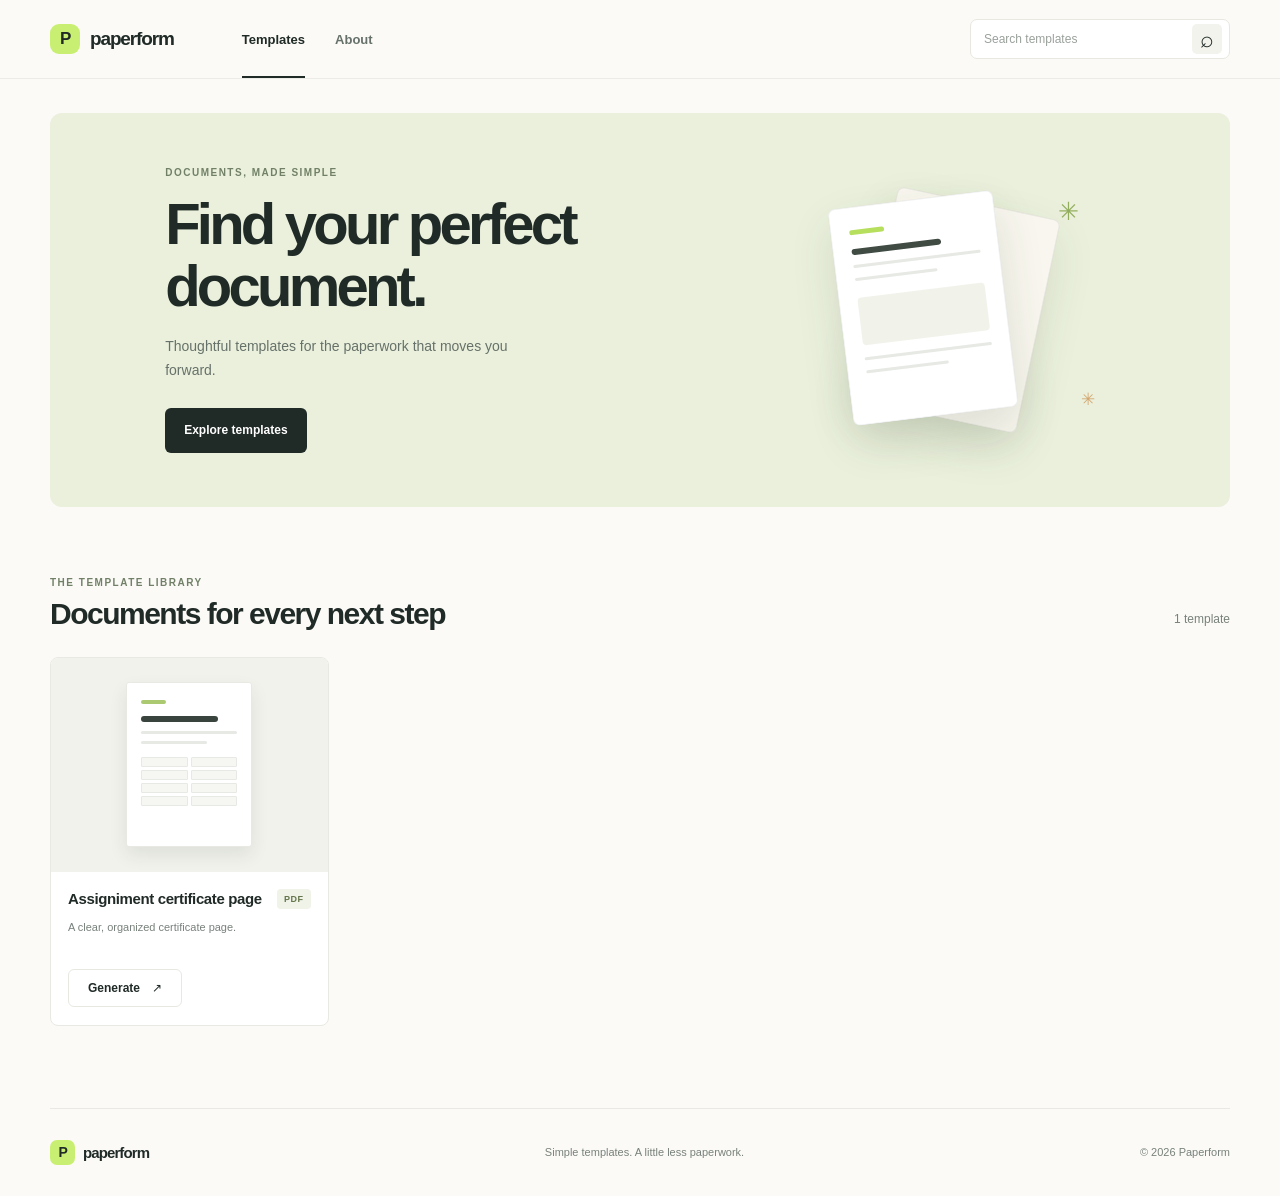
<file: frontend/index.html>
<!doctype html>
<html lang="en">
  <head>
    <meta charset="UTF-8" />
    <meta name="viewport" content="width=device-width, initial-scale=1.0" />
    <title>Paperform — Document templates</title>
    <link rel="stylesheet" href="style.css" />
  </head>
  <body>
    <header class="site-header">
      <div class="header-inner">
        <a class="brand" href="index.html" aria-label="Paperform homepage">
          <span class="brand-mark" aria-hidden="true">P</span>
          <span>paperform</span>
        </a>
        <nav class="main-nav" aria-label="Main navigation">
          <a class="nav-link active" href="index.html">Templates</a>
          <a class="nav-link" href="#about">About</a>
        </nav>
        <form
          class="search-form"
          role="search"
          action="index.html"
          method="get"
        >
          <label class="visually-hidden" for="template-search"
            >Search templates</label
          >
          <input
            id="template-search"
            name="q"
            type="search"
            placeholder="Search templates"
          />
          <button class="search-button" type="submit" aria-label="Search">
            <span aria-hidden="true">⌕</span>
          </button>
        </form>
      </div>
    </header>

    <main>
      <section class="hero">
        <div class="hero-content">
          <p class="eyebrow">DOCUMENTS, MADE SIMPLE</p>
          <h1>Find your perfect<br />document.</h1>
          <p class="hero-description">
            Thoughtful templates for the paperwork that moves you forward.
          </p>
          <a class="button button-dark" href="#templates">Explore templates</a>
        </div>
        <div class="hero-art" aria-hidden="true">
          <div class="hero-sheet hero-sheet-back"></div>
          <div class="hero-sheet hero-sheet-front">
            <span class="sheet-accent"></span>
            <span class="sheet-line sheet-line-title"></span>
            <span class="sheet-line"></span>
            <span class="sheet-line sheet-line-short"></span>
            <span class="sheet-block"></span>
            <span class="sheet-line"></span>
            <span class="sheet-line sheet-line-short"></span>
          </div>
          <span class="hero-spark hero-spark-one">✳</span>
          <span class="hero-spark hero-spark-two">✳</span>
        </div>
      </section>

      <section
        class="catalog section-wrap"
        id="templates"
        aria-labelledby="catalog-title"
      >
        <div class="section-heading">
          <div>
            <p class="eyebrow">THE TEMPLATE LIBRARY</p>
            <h2 id="catalog-title">Documents for every next step</h2>
          </div>
          <span class="template-count">1 template</span>
        </div>

        <div class="template-grid">
          <article class="template-card">
            <a
              class="preview-link"
              href="form.html"
              aria-label="Generate a Student Report Card"
            >
              <div class="document-preview" aria-hidden="true">
                <div class="doc-paper">
                  <span class="doc-kicker"></span>
                  <span class="doc-heading"></span>
                  <span class="doc-line"></span>
                  <span class="doc-line doc-line-medium"></span>
                  <span class="doc-table">
                    <span></span><span></span> <span></span><span></span>
                    <span></span><span></span> <span></span><span></span>
                  </span>
                </div>
              </div>
            </a>
            <div class="template-details">
              <div class="template-title-row">
                <h3>Assigniment certificate page</h3>
                <span class="format-tag">PDF</span>
              </div>
              <p>A clear, organized certificate page.</p>
              <a class="button button-card" href="form.html">
                Generate <span aria-hidden="true">↗</span>
              </a>
            </div>
          </article>
        </div>
      </section>
    </main>

    <footer class="site-footer" id="about">
      <a class="brand footer-brand" href="index.html">
        <span class="brand-mark" aria-hidden="true">P</span>
        <span>paperform</span>
      </a>
      <p>Simple templates. A little less paperwork.</p>
      <span class="footer-note">© 2026 Paperform</span>
    </footer>
  </body>
  <script defer src="script.js"></script>
</html>
</file>
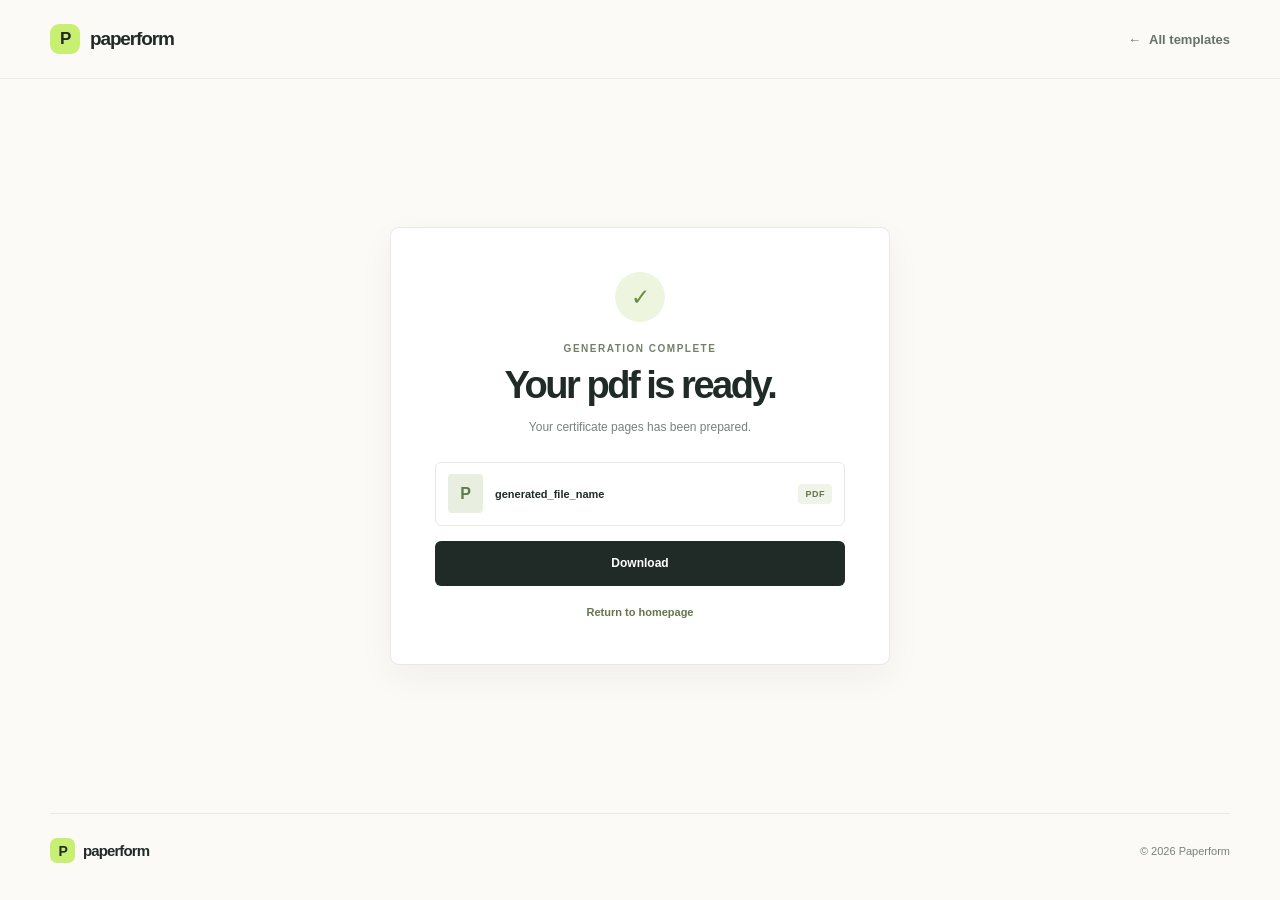
<file: frontend/download.html>
<!doctype html>
<html lang="en">
  <head>
    <meta charset="UTF-8" />
    <meta name="viewport" content="width=device-width, initial-scale=1.0" />
    <title>Document ready — Paperform</title>
    <link rel="stylesheet" href="style.css" />
  </head>
  <body>
    <header class="site-header">
      <div class="header-inner">
        <a class="brand" href="index.html" aria-label="Paperform homepage">
          <span class="brand-mark" aria-hidden="true">P</span>
          <span>paperform</span>
        </a>
        <a class="back-link" href="index.html"
          ><span aria-hidden="true">←</span> All templates</a
        >
      </div>
    </header>

    <main class="success-page">
      <section class="success-card" aria-labelledby="page-title">
        <div class="success-icon" aria-hidden="true">✓</div>
        <p class="eyebrow">GENERATION COMPLETE</p>
        <h1 id="page-title">Your pdf is ready.</h1>
        <p class="success-description">
          Your certificate pages has been prepared.
        </p>
        <div class="generated-file">
          <span class="file-icon" aria-hidden="true">P</span>
          <span class="generated-name">generated_file_name</span>
          <span class="format-tag">PDF</span>
        </div>
        <button class="button button-dark download-button" type="button">
          Download
        </button>
        <a class="home-link" href="index.html">Return to homepage</a>
      </section>
    </main>

    <footer class="site-footer compact-footer">
      <a class="brand footer-brand" href="index.html">
        <span class="brand-mark" aria-hidden="true">P</span>
        <span>paperform</span>
      </a>
      <span class="footer-note">© 2026 Paperform</span>
    </footer>
    <script defer src="script.js"></script>
  </body>
</html>
</file>
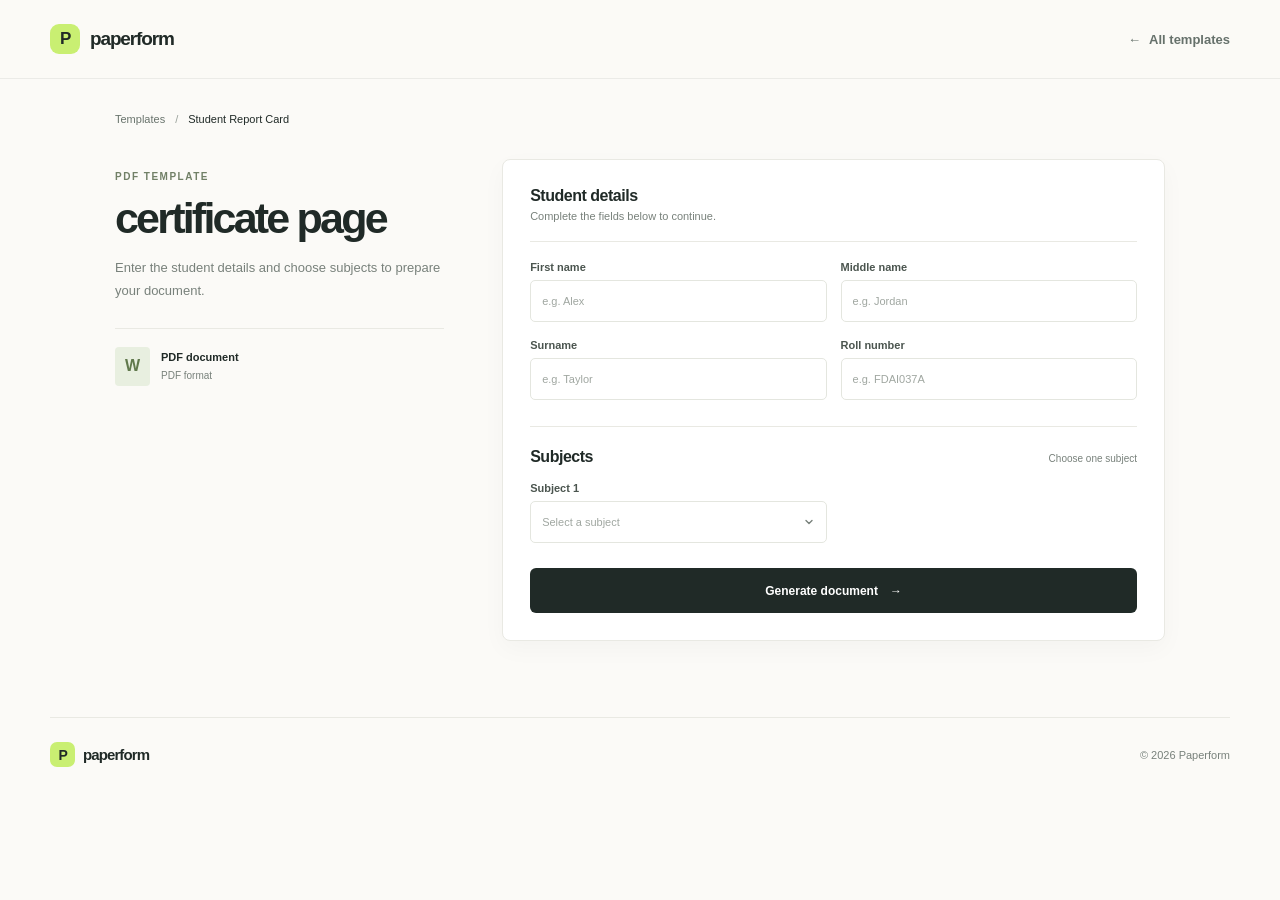
<file: frontend/form.html>
<!doctype html>
<html lang="en">
  <head>
    <meta charset="UTF-8" />
    <meta name="viewport" content="width=device-width, initial-scale=1.0" />
    <title>Student Report Card — Paperform</title>
    <link rel="stylesheet" href="style.css" />
  </head>
  <body>
    <header class="site-header">
      <div class="header-inner">
        <a class="brand" href="index.html" aria-label="Paperform homepage">
          <span class="brand-mark" aria-hidden="true">P</span>
          <span>paperform</span>
        </a>
        <a class="back-link" href="index.html"
          ><span aria-hidden="true">←</span> All templates</a
        >
      </div>
    </header>

    <main class="form-page">
      <nav class="breadcrumbs" aria-label="Breadcrumb">
        <a href="index.html">Templates</a>
        <span aria-hidden="true">/</span>
        <span aria-current="page">Student Report Card</span>
      </nav>

      <section class="form-layout">
        <div class="form-intro">
          <p class="eyebrow">PDF TEMPLATE</p>
          <h1>certificate page</h1>
          <p>
            Enter the student details and choose subjects to prepare your
            document.
          </p>
          <div class="form-file-note">
            <span class="file-icon" aria-hidden="true">W</span>
            <span><strong>PDF document</strong><br />PDF format</span>
          </div>
        </div>

        <form class="details-form" action="download.html" method="get">
          <div class="form-heading">
            <h2>Student details</h2>
            <p>Complete the fields below to continue.</p>
          </div>

          <div class="field-grid">
            <div class="field">
              <label for="first-name">First name</label>
              <input
                id="first-name"
                name="first_name"
                type="text"
                placeholder="e.g. Alex"
                autocomplete="given-name"
                required
              />
            </div>
            <div class="field">
              <label for="middle-name">Middle name</label>
              <input
                id="middle-name"
                name="middle_name"
                type="text"
                placeholder="e.g. Jordan"
                autocomplete="additional-name"
              />
            </div>
            <div class="field">
              <label for="surname">Surname</label>
              <input
                id="surname"
                name="surname"
                type="text"
                placeholder="e.g. Taylor"
                autocomplete="family-name"
                required
              />
            </div>
            <div class="field">
              <label for="roll-number">Roll number</label>
              <input
                id="roll-number"
                name="roll_number"
                type="text"
                placeholder="e.g. FDAI037A"
                required
              />
            </div>
          </div>

          <div class="subjects-heading">
            <h2>Subjects</h2>
            <span>Choose one subject</span>
          </div>

          <div class="field-grid subject-grid">
            <div class="field">
              <label for="subject-1">Subject 1</label>
              <select id="subject-1" name="subject_1" required>
                <option value="" selected disabled>Select a subject</option>
                <option>English</option>
                <option>Mathematics</option>
                <option>Science</option>
                <option>Social Studies</option>
                <option>Computer Science</option>
              </select>
            </div>
          </div>

          <button
            id="submit_btn"
            class="button button-dark submit-button"
            type="submit"
          >
            Generate document <span aria-hidden="true">→</span>
          </button>
        </form>
      </section>
    </main>

    <footer class="site-footer compact-footer">
      <a class="brand footer-brand" href="index.html">
        <span class="brand-mark" aria-hidden="true">P</span>
        <span>paperform</span>
      </a>
      <span class="footer-note">© 2026 Paperform</span>
    </footer>
    <script defer src="script.js"></script>
  </body>
</html>
</file>
<file: frontend/style.css>
:root {
  color-scheme: light;
  font-family: "DM Sans", Arial, sans-serif;
  color: #202a27;
  background: #fbfaf7;
  font-synthesis: none;
  text-rendering: optimizeLegibility;
  --ink: #202a27;
  --muted: #78817b;
  --line: #e9e9e3;
  --green: #c9ef72;
  --green-dark: #b7df5e;
  --surface: #fff;
  --soft: #f2f3ed;
}

* {
  box-sizing: border-box;
}

html {
  min-width: 320px;
  scroll-behavior: smooth;
}

body {
  min-width: 320px;
  min-height: 100vh;
  margin: 0;
}

a {
  color: inherit;
}

button,
input,
select {
  font: inherit;
}

.visually-hidden {
  position: absolute;
  width: 1px;
  height: 1px;
  overflow: hidden;
  clip: rect(0, 0, 0, 0);
  white-space: nowrap;
  clip-path: inset(50%);
}

.site-header {
  position: relative;
  z-index: 1;
  border-bottom: 1px solid rgb(32 42 39 / 7%);
  background: rgb(251 250 247 / 94%);
}

.header-inner {
  display: flex;
  width: min(100% - 64px, 1180px);
  min-height: 78px;
  align-items: center;
  margin: 0 auto;
}

.brand {
  display: inline-flex;
  flex: 0 0 auto;
  align-items: center;
  gap: 10px;
  color: var(--ink);
  font-family: Manrope, Arial, sans-serif;
  font-size: 19px;
  font-weight: 800;
  letter-spacing: -0.06em;
  text-decoration: none;
}

.brand-mark {
  display: grid;
  width: 30px;
  height: 30px;
  place-items: center;
  border-radius: 9px;
  background: var(--green);
  font-size: 17px;
  letter-spacing: -0.08em;
}

.main-nav {
  display: flex;
  height: 78px;
  align-items: center;
  gap: 30px;
  margin-left: 68px;
}

.nav-link,
.back-link {
  display: inline-flex;
  height: 100%;
  align-items: center;
  color: #66716b;
  font-size: 13px;
  font-weight: 600;
  text-decoration: none;
  transition: color 160ms ease;
}

.nav-link:hover,
.back-link:hover,
.nav-link.active {
  color: var(--ink);
}

.nav-link.active {
  position: relative;
}

.nav-link.active::after {
  position: absolute;
  right: 0;
  bottom: 0;
  left: 0;
  height: 2px;
  background: var(--ink);
  content: "";
}

.search-form {
  display: flex;
  width: min(260px, 28vw);
  height: 40px;
  align-items: center;
  margin-left: auto;
  padding: 0 7px 0 13px;
  border: 1px solid #e8e8e1;
  border-radius: 7px;
  background: #fff;
}

.search-form input {
  width: 100%;
  min-width: 0;
  height: 100%;
  padding: 0;
  border: 0;
  outline: 0;
  background: transparent;
  color: var(--ink);
  font-size: 12px;
}

.search-form input::placeholder {
  color: #9aa19b;
}

.search-button {
  display: grid;
  width: 30px;
  height: 30px;
  flex: 0 0 auto;
  place-items: center;
  border: 0;
  border-radius: 5px;
  background: var(--soft);
  color: var(--ink);
  font-size: 23px;
  line-height: 1;
  cursor: pointer;
}

.hero {
  position: relative;
  display: flex;
  width: min(100% - 64px, 1180px);
  min-height: 378px;
  align-items: center;
  justify-content: space-between;
  overflow: hidden;
  margin: 34px auto 0;
  padding: 54px 9%;
  border-radius: 12px;
  background: #eaf0dc;
}

.hero-content {
  position: relative;
  z-index: 1;
  max-width: 510px;
}

.eyebrow {
  margin: 0 0 15px;
  color: #718067;
  font-size: 10px;
  font-weight: 700;
  letter-spacing: 0.15em;
}

.hero h1,
.form-intro h1,
.success-card h1 {
  margin: 0;
  color: var(--ink);
  font-family: Manrope, Arial, sans-serif;
  font-size: clamp(36px, 5vw, 58px);
  font-weight: 600;
  letter-spacing: -0.065em;
  line-height: 1.07;
}

.hero-description {
  max-width: 365px;
  margin: 18px 0 25px;
  color: #667169;
  font-size: 14px;
  line-height: 1.7;
}

.button {
  display: inline-flex;
  min-height: 45px;
  align-items: center;
  justify-content: center;
  gap: 12px;
  padding: 0 19px;
  border: 0;
  border-radius: 6px;
  font-size: 12px;
  font-weight: 700;
  text-decoration: none;
  cursor: pointer;
  transition:
    background-color 160ms ease,
    transform 160ms ease;
}

.button:hover {
  transform: translateY(-1px);
}

.button-dark {
  background: var(--ink);
  color: #fff;
}

.button-dark:hover {
  background: #39433e;
}

.hero-art {
  position: relative;
  width: 285px;
  height: 265px;
  flex: 0 0 285px;
  margin-right: 20px;
}

.hero-sheet {
  position: absolute;
  width: 166px;
  height: 218px;
  border: 1px solid rgb(37 50 42 / 7%);
  border-radius: 7px;
  background: #fff;
  box-shadow: 0 19px 45px rgb(52 64 43 / 12%);
}

.hero-sheet-back {
  top: 24px;
  left: 64px;
  transform: rotate(12deg);
  background: #f8f6ee;
}

.hero-sheet-front {
  top: 22px;
  left: 30px;
  display: flex;
  flex-direction: column;
  gap: 10px;
  padding: 22px 18px;
  transform: rotate(-7deg);
}

.sheet-accent {
  width: 35px;
  height: 5px;
  margin-bottom: 4px;
  border-radius: 4px;
  background: var(--green-dark);
}

.sheet-line {
  display: block;
  width: 100%;
  height: 3px;
  border-radius: 4px;
  background: #e7e9e4;
}

.sheet-line-title {
  width: 70%;
  height: 6px;
  background: #404b44;
}

.sheet-line-short {
  width: 65%;
}

.sheet-block {
  display: block;
  width: 100%;
  height: 48px;
  margin: 7px 0 2px;
  border-radius: 4px;
  background: #f1f3eb;
}

.hero-spark {
  position: absolute;
  color: #92ae5c;
  font-size: 25px;
}

.hero-spark-one {
  top: 20px;
  right: 16px;
}

.hero-spark-two {
  right: 0;
  bottom: 32px;
  color: #d3a66e;
  font-size: 17px;
}

.section-wrap {
  width: min(100% - 64px, 1180px);
  margin-right: auto;
  margin-left: auto;
}

.catalog {
  padding: 70px 0 82px;
}

.section-heading {
  display: flex;
  align-items: end;
  justify-content: space-between;
  margin-bottom: 26px;
}

.section-heading .eyebrow {
  margin-bottom: 9px;
}

.section-heading h2 {
  margin: 0;
  font-family: Manrope, Arial, sans-serif;
  font-size: clamp(22px, 3vw, 30px);
  font-weight: 600;
  letter-spacing: -0.05em;
}

.template-count {
  padding-bottom: 5px;
  color: var(--muted);
  font-size: 12px;
}

.template-grid {
  display: grid;
  grid-template-columns: repeat(auto-fill, minmax(245px, 1fr));
  gap: 22px;
}

.template-card {
  overflow: hidden;
  border: 1px solid #e9e9e3;
  border-radius: 8px;
  background: var(--surface);
  transition:
    transform 180ms ease,
    box-shadow 180ms ease,
    border-color 180ms ease;
}

.template-card:hover {
  transform: translateY(-4px);
  border-color: #d9dfcf;
  box-shadow: 0 14px 32px rgb(32 42 39 / 8%);
}

.preview-link {
  display: block;
  text-decoration: none;
}

.document-preview {
  display: grid;
  height: 214px;
  place-items: center;
  overflow: hidden;
  background: #f1f2eb;
}

.doc-paper {
  display: flex;
  width: 126px;
  height: 165px;
  flex-direction: column;
  gap: 7px;
  padding: 17px 14px;
  border: 1px solid #e8e9e3;
  border-radius: 3px;
  background: #fff;
  box-shadow: 0 8px 18px rgb(32 42 39 / 9%);
  transition: transform 180ms ease;
}

.template-card:hover .doc-paper {
  transform: scale(1.035);
}

.doc-kicker {
  width: 25px;
  height: 4px;
  border-radius: 3px;
  background: #abc971;
}

.doc-heading {
  width: 80%;
  height: 6px;
  margin: 5px 0 2px;
  border-radius: 3px;
  background: #3a443e;
}

.doc-line {
  width: 100%;
  height: 3px;
  border-radius: 3px;
  background: #e7e9e5;
}

.doc-line-medium {
  width: 68%;
}

.doc-table {
  display: grid;
  grid-template-columns: 1fr 1fr;
  gap: 3px;
  margin-top: 6px;
}

.doc-table span {
  height: 10px;
  border: 1px solid #e7e9e5;
  border-radius: 1px;
  background: #f6f7f3;
}

.template-details {
  padding: 17px 17px 18px;
}

.template-title-row {
  display: flex;
  align-items: center;
  justify-content: space-between;
  gap: 10px;
}

.template-title-row h3 {
  margin: 0;
  font-family: Manrope, Arial, sans-serif;
  font-size: 15px;
  font-weight: 700;
  letter-spacing: -0.025em;
}

.format-tag {
  display: inline-flex;
  flex: 0 0 auto;
  align-items: center;
  padding: 5px 7px;
  border-radius: 4px;
  background: #f0f3e8;
  color: #65764c;
  font-size: 9px;
  font-weight: 700;
  letter-spacing: 0.06em;
}

.template-details p {
  min-height: 36px;
  margin: 9px 0 15px;
  color: var(--muted);
  font-size: 11px;
  line-height: 1.65;
}

.button-card {
  min-height: 38px;
  justify-content: space-between;
  border: 1px solid #e7e9e1;
  background: #fff;
  color: var(--ink);
}

.button-card:hover {
  border-color: var(--green-dark);
  background: #f5f8ee;
}

.site-footer {
  display: flex;
  width: min(100% - 64px, 1180px);
  min-height: 88px;
  align-items: center;
  justify-content: space-between;
  margin: 0 auto;
  border-top: 1px solid var(--line);
}

.footer-brand {
  gap: 8px;
  font-size: 15px;
}

.footer-brand .brand-mark {
  width: 25px;
  height: 25px;
  border-radius: 7px;
  font-size: 14px;
}

.site-footer p,
.footer-note {
  margin: 0;
  color: var(--muted);
  font-size: 11px;
}

.form-page {
  width: min(100% - 64px, 1050px);
  margin: 0 auto;
  padding: 34px 0 76px;
}

.breadcrumbs {
  display: flex;
  align-items: center;
  gap: 10px;
  margin-bottom: 34px;
  color: #9aa19b;
  font-size: 11px;
}

.breadcrumbs a {
  color: #68736c;
  text-decoration: none;
}

.breadcrumbs a:hover {
  color: var(--ink);
}

.breadcrumbs [aria-current="page"] {
  color: var(--ink);
}

.form-layout {
  display: grid;
  grid-template-columns: minmax(220px, 0.72fr) minmax(0, 1.45fr);
  align-items: start;
  gap: 58px;
}

.form-intro {
  position: sticky;
  top: 28px;
  padding-top: 12px;
}

.form-intro .eyebrow {
  margin-bottom: 13px;
}

.form-intro h1 {
  font-size: clamp(30px, 4vw, 43px);
}

.form-intro > p:not(.eyebrow) {
  margin: 16px 0 25px;
  color: var(--muted);
  font-size: 13px;
  line-height: 1.75;
}

.form-file-note {
  display: flex;
  align-items: center;
  gap: 11px;
  padding-top: 18px;
  border-top: 1px solid var(--line);
  color: var(--muted);
  font-size: 10px;
  line-height: 1.7;
}

.form-file-note strong {
  color: var(--ink);
  font-size: 11px;
}

.file-icon {
  display: grid;
  width: 35px;
  height: 39px;
  flex: 0 0 auto;
  place-items: center;
  border-radius: 4px;
  background: #e8efe0;
  color: #61794d;
  font-family: Manrope, Arial, sans-serif;
  font-size: 16px;
  font-weight: 800;
}

.details-form {
  padding: 27px;
  border: 1px solid var(--line);
  border-radius: 8px;
  background: #fff;
  box-shadow: 0 8px 25px rgb(32 42 39 / 3%);
}

.form-heading {
  padding-bottom: 19px;
  border-bottom: 1px solid var(--line);
}

.form-heading h2,
.subjects-heading h2 {
  margin: 0;
  font-family: Manrope, Arial, sans-serif;
  font-size: 16px;
  font-weight: 700;
  letter-spacing: -0.03em;
}

.form-heading p {
  margin: 5px 0 0;
  color: var(--muted);
  font-size: 11px;
}

.field-grid {
  display: grid;
  grid-template-columns: repeat(2, minmax(0, 1fr));
  gap: 17px 14px;
  margin-top: 19px;
}

.field {
  min-width: 0;
}

.field label {
  display: block;
  margin-bottom: 7px;
  color: #4b554f;
  font-size: 11px;
  font-weight: 600;
}

.field input,
.field select {
  width: 100%;
  height: 42px;
  padding: 0 11px;
  border: 1px solid #e4e6df;
  border-radius: 5px;
  outline: none;
  background: #fff;
  color: var(--ink);
  font-size: 11px;
  transition:
    border-color 150ms ease,
    box-shadow 150ms ease;
}

.field input::placeholder,
.field select:invalid {
  color: #a0a7a1;
}

.field input:focus,
.field select:focus {
  border-color: #a9c572;
  box-shadow: 0 0 0 3px rgb(183 223 94 / 20%);
}

.field select {
  appearance: none;
  padding-right: 30px;
  background-image: url("data:image/svg+xml,%3Csvg xmlns='http://www.w3.org/2000/svg' width='12' height='12' viewBox='0 0 12 12' fill='none'%3E%3Cpath d='m3 4.5 3 3 3-3' stroke='%2378817b' stroke-width='1.4' stroke-linecap='round' stroke-linejoin='round'/%3E%3C/svg%3E");
  background-repeat: no-repeat;
  background-position: right 11px center;
  cursor: pointer;
}

.subjects-heading {
  display: flex;
  align-items: baseline;
  justify-content: space-between;
  gap: 10px;
  margin-top: 26px;
  padding-top: 21px;
  border-top: 1px solid var(--line);
}

.subjects-heading span {
  color: var(--muted);
  font-size: 10px;
}

.subject-grid {
  margin-top: 16px;
}

.submit-button {
  width: 100%;
  margin-top: 25px;
}

.back-link {
  gap: 8px;
  margin-left: auto;
}

.success-page {
  display: grid;
  min-height: calc(100vh - 166px);
  place-items: center;
  padding: 60px 24px;
}

.success-card {
  width: min(100%, 500px);
  padding: 44px;
  border: 1px solid var(--line);
  border-radius: 9px;
  background: #fff;
  text-align: center;
  box-shadow: 0 12px 35px rgb(32 42 39 / 5%);
}

.success-icon {
  display: grid;
  width: 50px;
  height: 50px;
  place-items: center;
  margin: 0 auto 21px;
  border-radius: 50%;
  background: #edf5df;
  color: #698b3d;
  font-size: 23px;
}

.success-card .eyebrow {
  margin-bottom: 11px;
}

.success-card h1 {
  font-size: clamp(29px, 5vw, 38px);
}

.success-description {
  margin: 12px 0 25px;
  color: var(--muted);
  font-size: 12px;
  line-height: 1.6;
}

.generated-file {
  display: flex;
  min-height: 64px;
  align-items: center;
  gap: 12px;
  padding: 10px 12px;
  border: 1px solid var(--line);
  border-radius: 6px;
  text-align: left;
}

.generated-name {
  overflow: hidden;
  color: var(--ink);
  font-size: 11px;
  font-weight: 600;
  text-overflow: ellipsis;
  white-space: nowrap;
}

.generated-file .format-tag {
  margin-left: auto;
}

.download-button {
  width: 100%;
  margin-top: 15px;
}

.home-link {
  display: inline-block;
  margin-top: 20px;
  color: #65764c;
  font-size: 11px;
  font-weight: 600;
  text-decoration: none;
}

.home-link:hover {
  text-decoration: underline;
}

.compact-footer {
  min-height: 74px;
}

@media (max-width: 760px) {
  .header-inner,
  .section-wrap,
  .site-footer,
  .hero,
  .form-page {
    width: min(100% - 40px, 1180px);
  }

  .main-nav {
    margin-left: 35px;
  }

  .hero {
    min-height: 335px;
    padding: 44px 7%;
  }

  .hero-art {
    margin-right: -15px;
    transform: scale(0.82);
    transform-origin: center right;
  }

  .form-layout {
    grid-template-columns: minmax(180px, 0.65fr) minmax(0, 1.35fr);
    gap: 25px;
  }

  .details-form {
    padding: 22px;
  }
}

@media (max-width: 560px) {
  .header-inner {
    min-height: 68px;
    flex-wrap: wrap;
    gap: 0 18px;
  }

  .brand {
    font-size: 17px;
  }

  .main-nav {
    height: 68px;
    gap: 17px;
    margin-left: auto;
  }

  .search-form {
    width: 100%;
    height: 38px;
    order: 1;
    margin: 0 0 12px;
  }

  .hero {
    min-height: 320px;
    margin-top: 20px;
    padding: 37px 25px;
  }

  .hero h1 {
    font-size: 39px;
  }

  .hero-art {
    position: absolute;
    right: -72px;
    bottom: -34px;
    opacity: 0.32;
    transform: scale(0.76);
  }

  .hero-content {
    max-width: 100%;
  }

  .hero-description {
    max-width: 275px;
    font-size: 12px;
  }

  .catalog {
    padding: 48px 0 55px;
  }

  .section-heading {
    align-items: start;
    gap: 12px;
  }

  .section-heading h2 {
    max-width: 270px;
    font-size: 23px;
  }

  .template-count {
    padding-top: 21px;
    white-space: nowrap;
  }

  .template-grid {
    grid-template-columns: 1fr;
  }

  .document-preview {
    height: 200px;
  }

  .site-footer {
    flex-wrap: wrap;
    gap: 12px;
    padding: 18px 0;
  }

  .site-footer p {
    order: 1;
    width: 100%;
  }

  .form-layout {
    grid-template-columns: 1fr;
    gap: 25px;
  }

  .form-intro {
    position: static;
    padding-top: 0;
  }

  .form-intro h1 {
    font-size: 35px;
  }

  .form-intro > p:not(.eyebrow) {
    max-width: 390px;
    margin: 10px 0 16px;
  }

  .form-file-note {
    display: none;
  }

  .form-page {
    padding-top: 24px;
  }

  .breadcrumbs {
    margin-bottom: 24px;
  }

  .success-card {
    padding: 34px 23px;
  }
}

@media (max-width: 380px) {
  .header-inner,
  .section-wrap,
  .site-footer,
  .hero,
  .form-page {
    width: calc(100% - 32px);
  }

  .main-nav {
    gap: 12px;
  }

  .nav-link {
    font-size: 11px;
  }

  .details-form {
    padding: 18px;
  }

  .field-grid {
    gap: 14px 9px;
  }
}

@media (prefers-reduced-motion: reduce) {
  *,
  *::before,
  *::after {
    scroll-behavior: auto !important;
    transition-duration: 0.01ms !important;
  }
}
</file>
